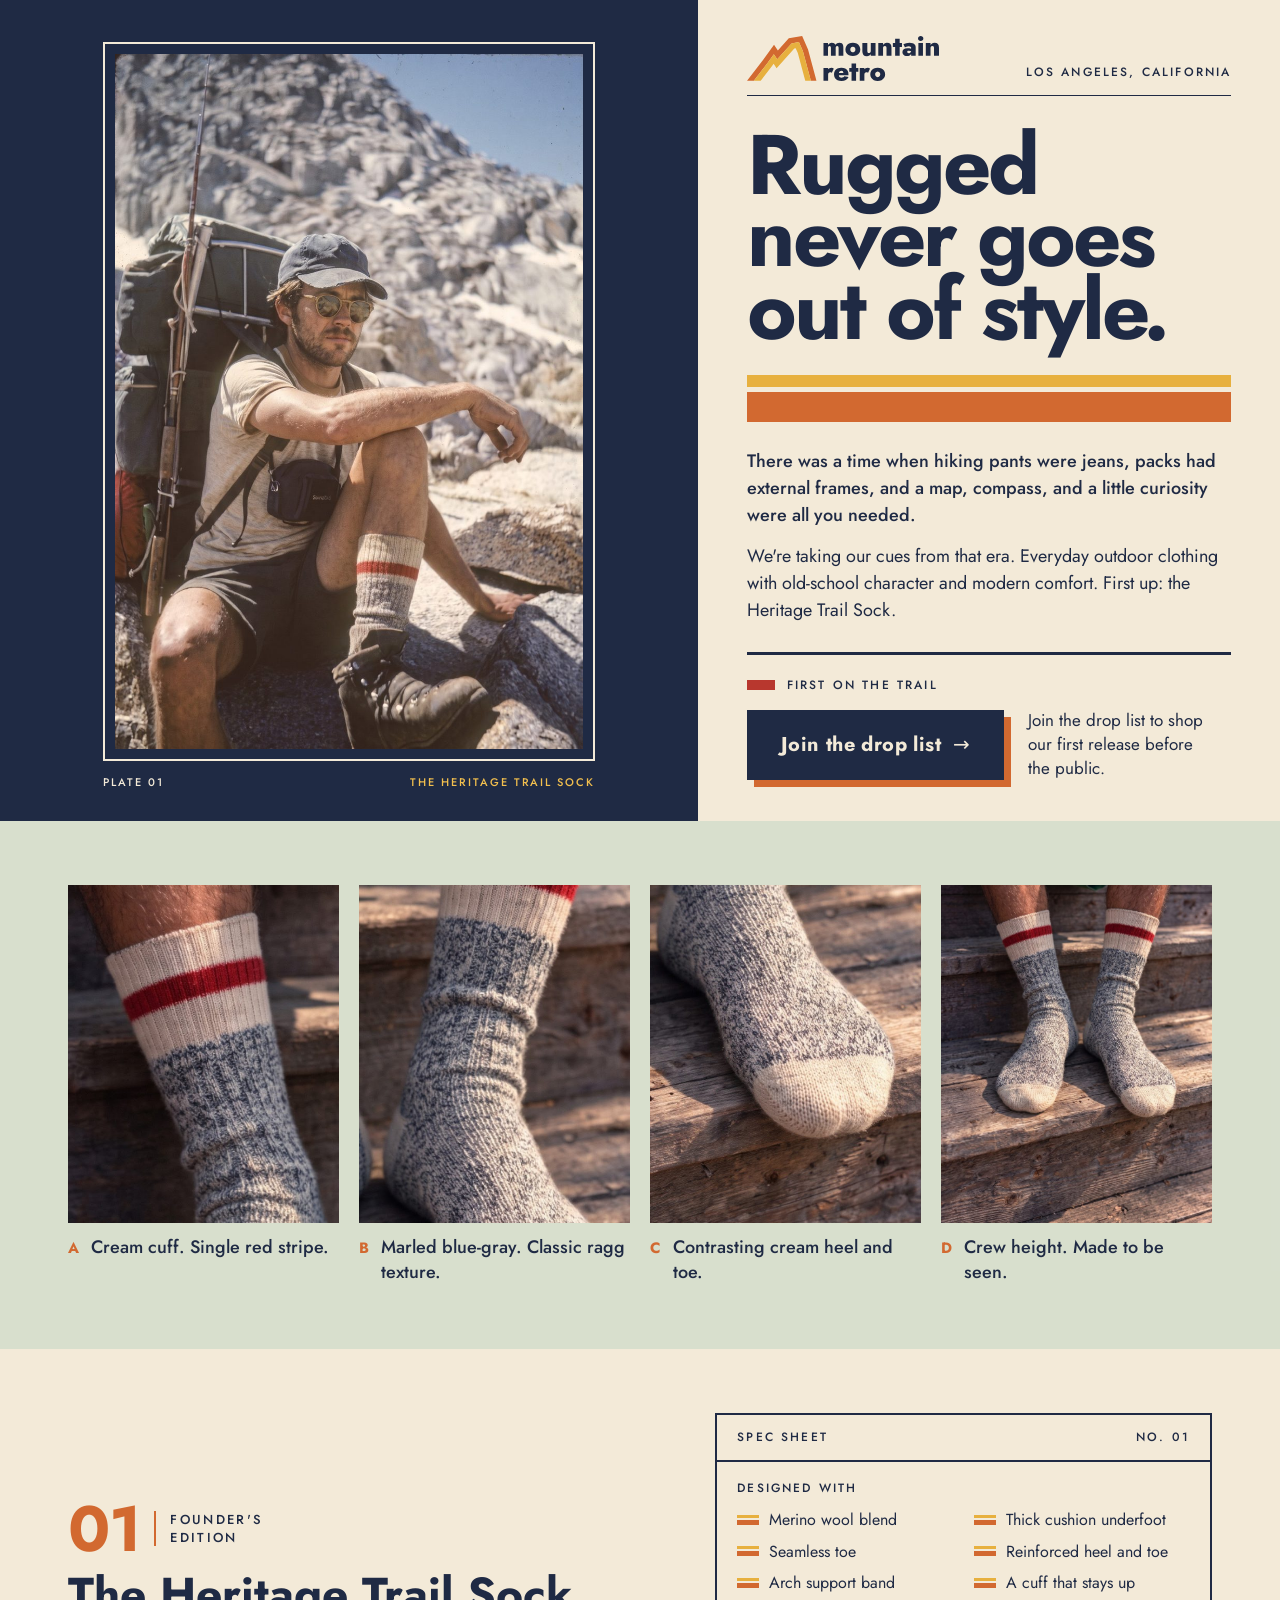
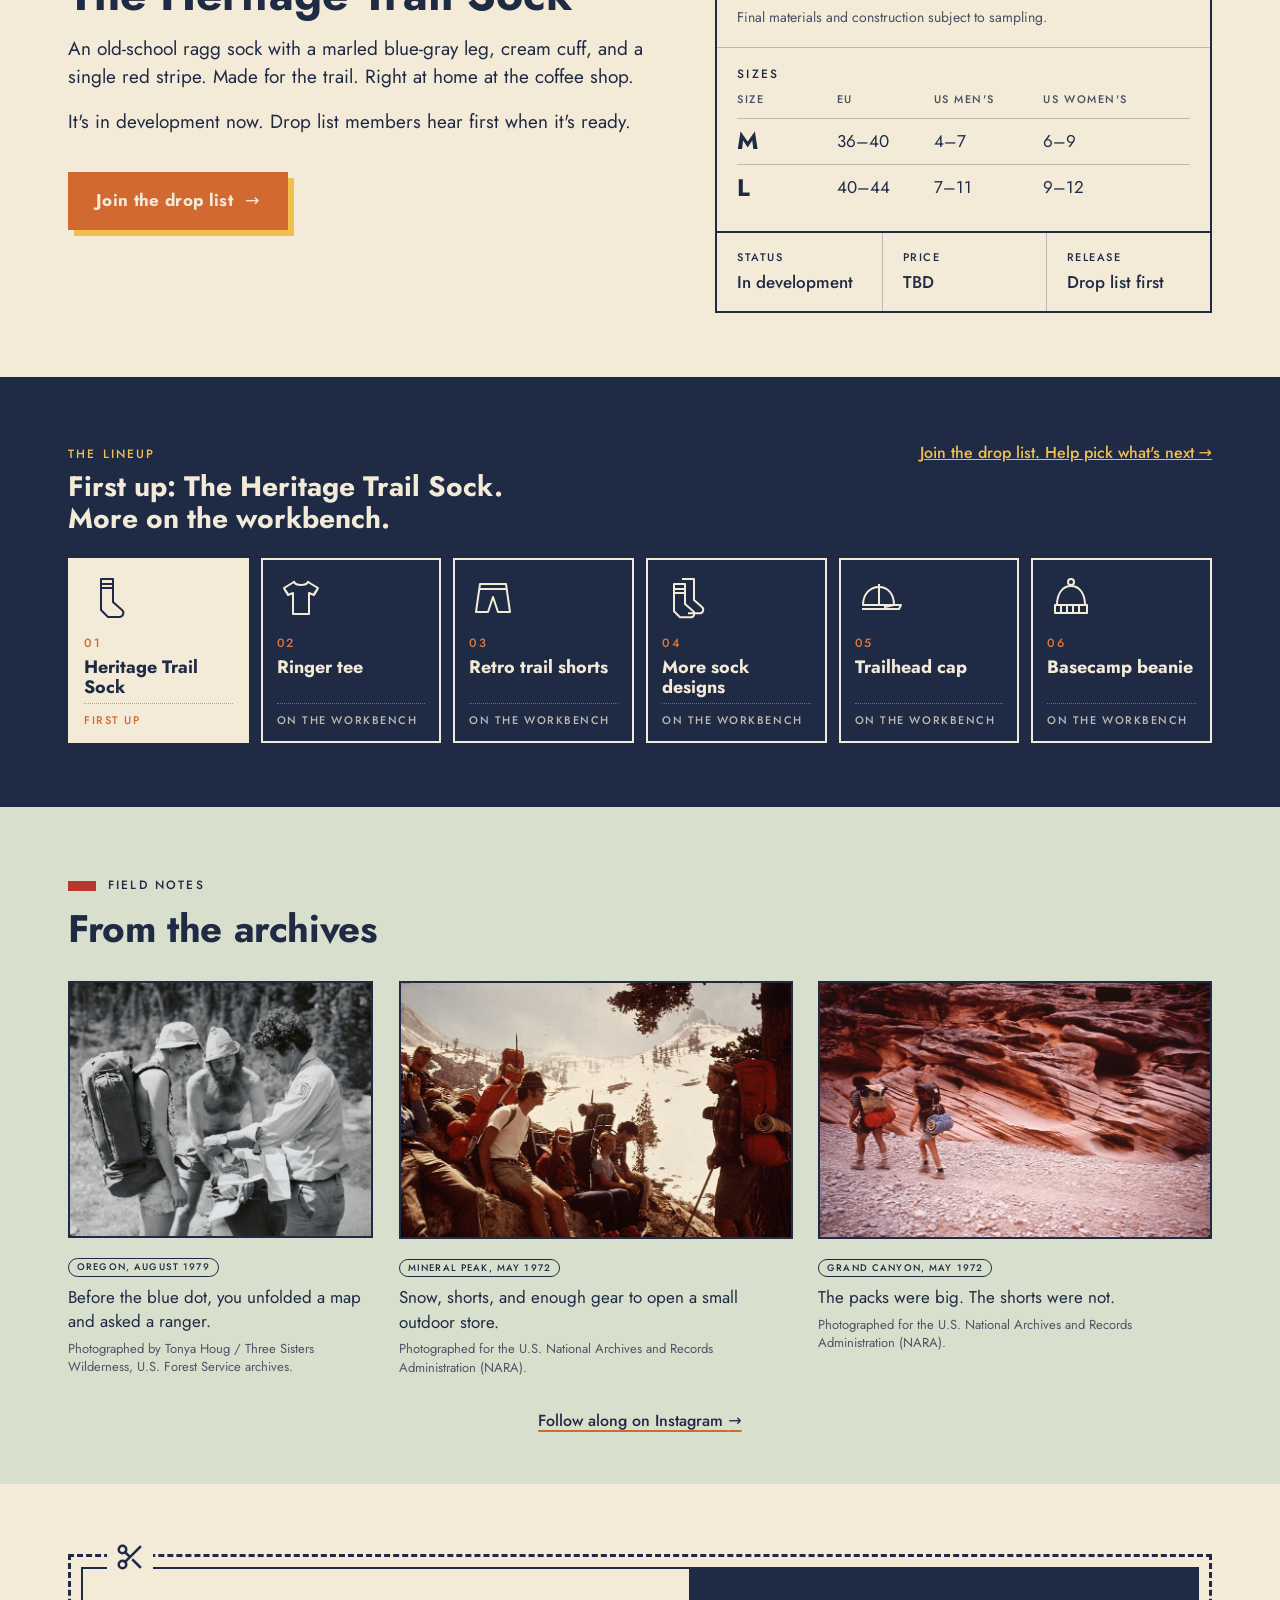
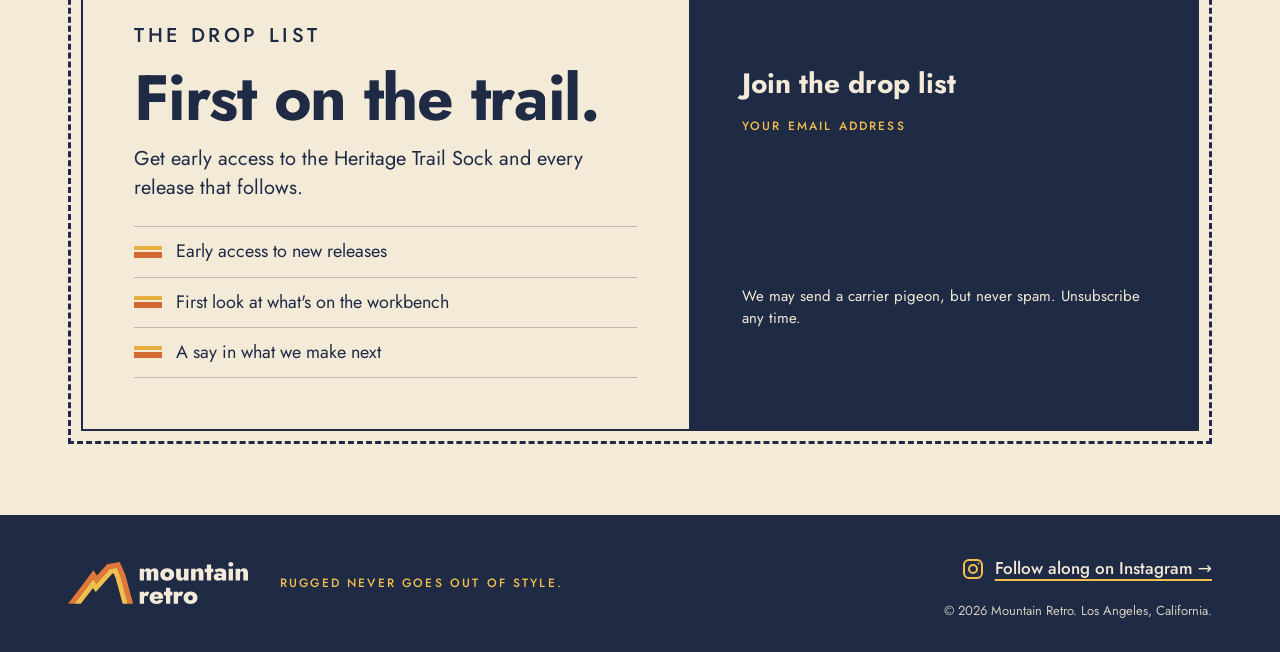
<file: index.html>
<!doctype html>
<html lang="en">
<head>
<meta charset="utf-8">
<meta name="viewport" content="width=device-width, initial-scale=1">
<title>Mountain Retro | Rugged never goes out of style.</title>
<meta name="description" content="Everyday outdoor clothing with old-school character and modern comfort. First up: the Heritage Trail Sock. Join the drop list to shop our first release before the public.">
<meta property="og:title" content="Mountain Retro | Rugged never goes out of style.">
<meta property="og:description" content="Everyday outdoor style from the days when adventure led the way. Join the drop list to be first in line for the Heritage Trail Sock.">
<meta property="og:image" content="https://mountainretro.com/assets/img/mountain-retro-porch-1400.jpg">
<meta name="theme-color" content="#1f2a44">
<link rel="icon" type="image/svg+xml" href="assets/img/favicon.svg">
<link rel="preload" href="assets/fonts/jost-latin-700-normal.woff2" as="font" type="font/woff2" crossorigin>
<link rel="stylesheet" href="assets/site.css?v=7">
<style>
/* ---------- Hero: the print ad ---------- */
.ad-band { position: relative; background: var(--cream); overflow-x: clip; }
.ad-band::before { content: ""; position: absolute; top: 0; bottom: 0; left: 0; width: calc((100% - min(100%, 1440px)) / 2 + min(100%, 1440px) * 6 / 11); background: var(--navy); }
.ad { position: relative; max-width: 1440px; margin: 0 auto; display: grid; grid-template-columns: minmax(0, 6fr) minmax(0, 5fr); min-height: 820px; }
.ad-main { margin: auto 0; padding: clamp(28px, 2.6vw, 36px) 0 4px; }
.ad-logo-mobile { display: none; }

.ad-photo { background: var(--navy); padding: clamp(24px, 2.8vw, 40px) clamp(24px, 2.8vw, 40px) 24px; display: flex; flex-direction: column; align-items: center; justify-content: center; container-type: size; }
/* the plate keeps the photo's own proportions, so his head and feet are never cropped */
.ad-photo .plate { width: min(100%, calc((100cqh - 42px - 24px) * 0.6742 + 24px)); }
.ad-photo .inner { border: 2px solid var(--cream); padding: 10px; }
.ad-photo img { width: 100%; height: auto; aspect-ratio: 1400 / 2076; }
.ad-photo figcaption { display: flex; justify-content: space-between; gap: 16px; flex-wrap: wrap; color: var(--cream); padding-top: 14px; }
.ad-photo figcaption .label { font-size: 11px; }
.ad-photo figcaption .g { color: var(--gold-on-navy); }

.ad-text { padding: clamp(28px, 2.8vw, 40px) clamp(32px, 3.8vw, 56px); display: flex; flex-direction: column; min-width: 0; }
.ad-text .top { display: flex; justify-content: space-between; align-items: end; gap: 16px; border-bottom: 1px solid var(--navy); padding-bottom: 14px; margin: 0; }
.ad-text .top img { width: clamp(170px, 15vw, 210px); }
.ad-text .top .label { text-align: right; }
.ad-text h1 { margin: 0; font-size: clamp(58px, 6.6vw, 96px); line-height: .86; font-weight: 700; letter-spacing: -.035em; }
.ad-stripes { margin: clamp(24px, 2.2vw, 32px) 0 clamp(22px, 2vw, 28px) 0; display: grid; grid-template-rows: 12px 5px 30px; }
.ad-stripes span:nth-child(1) { background: var(--gold); }
.ad-stripes span:nth-child(3) { background: var(--orange); }
.ad-body { font-size: clamp(18px, 1.3vw, 19px); line-height: 1.5; max-width: 34em; }
.ad-body p { margin: 0 0 14px; }
.ad-body p:last-child { margin-bottom: 0; }
.ad-body .lead { font-weight: 500; }

/* the call to action: big, first thing after the copy */
.ad-cta { margin-top: clamp(24px, 2.2vw, 30px); border-top: 3px solid var(--navy); padding-top: 22px; display: grid; grid-template-columns: auto 1fr; gap: 16px 24px; align-items: center; }
.ad-cta .label { grid-column: 1 / -1; display: flex; align-items: center; gap: 12px; margin: 0; }
.ad-cta .label::before { content: ""; width: 28px; height: 10px; background: var(--sock-red); flex: none; }
.btn-lg { min-height: 66px; padding: 18px 32px; font-size: 20px; box-shadow: 7px 7px 0 var(--orange); }
.btn-lg:hover { box-shadow: 4px 4px 0 var(--orange); transform: translate(3px, 3px); }
.ad-cta .fine { margin: 0; font-size: 17px; line-height: 1.4; max-width: 250px; }


/* catalog strip between sections */

/* ---------- Product + specs (navy) ---------- */
.navy { background: var(--navy); color: var(--cream); }
.product .wrap { padding-top: clamp(40px, 5vw, 68px); padding-bottom: clamp(40px, 5vw, 68px); }
.product-detail { background: var(--cream); color: var(--navy); }
.closeups { background: var(--sage-wash, #cad9c9a8); color: var(--navy); }
.features { list-style: none; margin: 0; padding: 0; display: grid; grid-template-columns: repeat(4, minmax(0, 1fr)); gap: clamp(12px, 1.6vw, 24px); }
.features figure { margin: 0; }
.features img { width: 100%; aspect-ratio: 4 / 5; object-fit: cover; }
.features figcaption { display: flex; gap: 10px; align-items: baseline; padding-top: 12px; font-size: 18px; line-height: 1.4; font-weight: 500; }
.features figcaption b { flex: none; color: var(--orange); font-size: 15px; letter-spacing: .1em; }
.features figcaption span { min-width: 0; overflow-wrap: break-word; }
.item { display: grid; grid-template-columns: minmax(0, 6fr) minmax(0, 5fr); gap: clamp(28px, 4vw, 64px); align-items: center; }
.item .num { display: flex; align-items: center; gap: 14px; margin: 0 0 10px; color: var(--orange); }
.item .num b { font-size: 64px; font-weight: 700; line-height: 1; letter-spacing: -.02em; }
.item .num .label { font-size: 13px; line-height: 1.35; color: var(--navy); border-left: 2px solid var(--orange); padding-left: 14px; }
.item h2 { margin: 0 0 18px; font-size: clamp(34px, 3.6vw, 48px); line-height: 1; font-weight: 700; }
.item p { margin: 0 0 16px; font-size: 19px; line-height: 1.5; max-width: 600px; }
.item p.label { font-size: 12px; line-height: 1.4; }
.built { list-style: none; margin: 0; padding: 0; display: grid; grid-template-columns: repeat(2, minmax(0, 1fr)); gap: 10px 20px; }
.built li { display: grid; grid-template-columns: 22px 1fr; gap: 10px; align-items: center; font-size: 16px; line-height: 1.35; }
.built .tick { width: 22px; height: 10px; display: grid; grid-template-rows: 3px 2px 5px; }
.built .tick i:nth-child(1) { background: var(--gold); }
.built .tick i:nth-child(3) { background: var(--orange); }
.item .btn-inv { margin-top: 20px; background: var(--orange); color: var(--cream); border-color: var(--orange); box-shadow: 6px 6px 0 var(--gold-on-navy); }
.item .btn-inv:hover { box-shadow: 4px 4px 0 var(--gold-on-navy); }

/* Spec sheet: one bordered card, no leader dots */
.sheet { border: 2px solid var(--navy); display: flex; flex-direction: column; }
.sheet-head { display: flex; justify-content: space-between; gap: 12px; padding: 14px 20px; border-bottom: 2px solid var(--navy); color: var(--navy); }
.sheet-block { padding: 18px 20px 20px; }
.sheet-block + .sheet-block { border-top: 1px solid rgba(31, 42, 68, .25); }
.sheet-block .label { margin: 0 0 12px; color: var(--navy); }
.sheet-block .sizes { margin-top: -4px; }
.item .sheet-note { margin: 14px 0 0; font-size: 14px; line-height: 1.4; opacity: .8; }
.sizes { width: 100%; border-collapse: collapse; font-size: 17px; }
.sizes th, .sizes td { text-align: left; padding: 10px 8px 10px 0; border-bottom: 1px solid rgba(31, 42, 68, .25); }
.sizes thead th { padding-top: 0; font-size: 11px; font-weight: 500; letter-spacing: .14em; text-transform: uppercase; opacity: .8; }
.sizes tbody th { font-size: 24px; font-weight: 700; line-height: 1; width: 22%; }
.sizes tbody tr:last-child > * { border-bottom: 0; }
.facts { margin: 0; display: grid; grid-template-columns: repeat(3, minmax(0, 1fr)); border-top: 2px solid var(--navy); }
.facts div { padding: 16px 20px 18px; }
.facts div + div { border-left: 1px solid rgba(31, 42, 68, .25); }
.facts dt { margin: 0 0 6px; font-size: 11px; font-weight: 500; letter-spacing: .14em; text-transform: uppercase; color: var(--navy); }
.facts dd { margin: 0; font-size: 17px; line-height: 1.3; font-weight: 500; }

.lineup { margin: 0; }
.lineup-head { display: flex; flex-wrap: wrap; align-items: baseline; justify-content: space-between; gap: 8px 24px; margin-bottom: 22px; }
.lineup-head .label { margin: 0 0 8px; color: var(--gold-on-navy); }
.lineup h3 { margin: 0; font-size: clamp(22px, 2.2vw, 30px); line-height: 1.15; font-weight: 700; max-width: 640px; }
.lineup-head a { font-size: 16px; font-weight: 500; color: var(--gold-on-navy); white-space: nowrap; }
.lineup-cards { list-style: none; margin: 0; padding: 0; display: grid; grid-template-columns: repeat(6, minmax(0, 1fr)); gap: 12px; }
.lineup-cards li { border: 2px solid var(--cream); padding: 14px 14px 12px; display: grid; grid-template-rows: auto auto 1fr auto; gap: 6px; }
.lineup-cards svg { width: 48px; height: 48px; margin-bottom: 6px; }
.lineup-cards .n { font-size: 12px; font-weight: 500; letter-spacing: .14em; color: var(--orange-on-navy); }
.lineup-cards .t { font-size: 18px; font-weight: 700; line-height: 1.1; }
.lineup-cards .s { font-size: 11px; font-weight: 500; letter-spacing: .14em; text-transform: uppercase; opacity: .75; padding-top: 8px; border-top: 1px dotted rgba(243, 234, 216, .45); }
.lineup-cards .first { background: var(--cream); color: var(--navy); }
.lineup-cards .first .n { color: var(--orange); }
.lineup-cards .first .s { opacity: 1; color: var(--orange); border-top-color: rgba(31, 42, 68, .35); }
@media (max-width: 1100px) { .lineup-cards { grid-template-columns: repeat(3, minmax(0, 1fr)); } }

/* ---------- Field notes (archival photo gallery) ---------- */
.field-notes { background: var(--sage-wash, #cad9c9a8); }
.field-notes .wrap { padding-top: clamp(44px, 5.5vw, 76px); padding-bottom: clamp(36px, 4vw, 56px); }
.fn-head { margin-bottom: clamp(22px, 2.4vw, 32px); }
.fn-head h2 { display: flex; align-items: center; gap: 12px; margin: 0 0 14px; }
.fn-head h2::before { content: ""; width: 28px; height: 10px; background: var(--sock-red); flex: none; }
.fn-head p { margin: 0; font-size: clamp(28px, 3vw, 40px); line-height: 1.1; font-weight: 700; letter-spacing: -.01em; }
.fn-grid { list-style: none; margin: 0; padding: 0; display: grid; grid-template-columns: 1.19fr 1.535fr 1.535fr; gap: clamp(16px, 2vw, 28px); align-items: start; }
.fn-grid figure { margin: 0; }
.fn-grid img { width: 100%; height: auto; border: 2px solid var(--navy); background: var(--navy); }
.fn-grid figcaption { padding-top: 14px; }
.fn-grid .pill { display: inline-block; margin: 0 0 8px; padding: 2px 8px 1px; border: 1px solid var(--navy); border-radius: 999px; font-size: 9.5px; font-weight: 500; letter-spacing: .12em; text-transform: uppercase; line-height: 1.4; }
.fn-grid .cap { margin: 0; font-size: 17px; line-height: 1.45; }
.fn-grid .src { margin: 6px 0 0; font-size: 13px; line-height: 1.4; opacity: .75; }
.fn-follow { margin: clamp(24px, 2.6vw, 32px) 0 0; font-size: 16px; text-align: center; }
.fn-follow a { font-weight: 500; text-decoration-color: var(--orange); text-decoration-thickness: 2px; text-underline-offset: 4px; }
.fn-follow a:hover { color: var(--orange); }
.fn-follow .sr-only { position: absolute; width: 1px; height: 1px; overflow: hidden; clip: rect(0 0 0 0); white-space: nowrap; }

/* ---------- Signup coupon ---------- */
.signup .wrap { padding-top: clamp(44px, 5.5vw, 76px); padding-bottom: clamp(44px, 5.5vw, 76px); }
.coupon { position: relative; border: 3px dashed var(--navy); padding: 10px; }
.coupon-inner { display: grid; grid-template-columns: minmax(0, 6fr) minmax(0, 5fr); background: var(--cream); border: 2px solid var(--navy); }
.coupon .pitch { padding: clamp(28px, 4vw, 56px); border-right: 2px solid var(--navy); }
.coupon .pitch .label { margin: 0 0 18px; }
.coupon h2 { margin: 0 0 16px; font-size: clamp(40px, 5vw, 68px); line-height: .95; font-weight: 700; letter-spacing: -.02em; }
.coupon .pitch > p { margin: 0 0 24px; font-size: 20px; line-height: 1.45; max-width: 470px; }
.perks { margin: 0; padding: 0; list-style: none; }
.perks li { display: grid; grid-template-columns: 28px 1fr; gap: 14px; align-items: center; padding: 12px 0; border-top: 1px solid rgba(31, 42, 68, .25); font-size: 18px; line-height: 1.4; }
.perks li:last-child { border-bottom: 1px solid rgba(31, 42, 68, .25); }
.perks .tick { width: 28px; height: 12px; display: grid; grid-template-rows: 4px 2px 6px; }
.perks .tick i:nth-child(1) { background: var(--gold); }
.perks .tick i:nth-child(3) { background: var(--orange); }
.coupon .form-side { background: var(--navy); color: var(--cream); padding: clamp(28px, 4vw, 56px); display: flex; flex-direction: column; justify-content: center; gap: 18px; }
.coupon .form-side h3 { margin: 0; font-size: 28px; line-height: 1.1; font-weight: 700; }
.coupon .form-side .small { font-size: 15px; margin: 0; }
.coupon .form-side { scroll-margin-top: 24px; }
.form-label { margin: 0 0 -6px; color: var(--gold-on-navy); }
.scissors { position: absolute; top: -15px; left: 36px; background: var(--cream); padding: 0 8px; line-height: 0; }

/* Kit embed: restyle the injected form to match the brand (Kit inline forms use these classes) */
#kit-form { min-height: 120px; }
#kit-form .formkit-form { max-width: none !important; background: transparent !important; border: 0 !important; box-shadow: none !important; font-family: var(--font-sans) !important; }
#kit-form .formkit-form [data-style="clean"], #kit-form .formkit-form [data-style="minimal"] { padding: 0 !important; }
#kit-form .formkit-form .formkit-header, #kit-form .formkit-form .formkit-subheader, #kit-form .formkit-form .formkit-image, #kit-form .formkit-form .formkit-background { display: none !important; }
#kit-form .formkit-fields { margin: 0 !important; display: flex !important; flex-direction: column !important; gap: 12px !important; }
#kit-form .formkit-field, #kit-form .formkit-submit { margin: 0 !important; flex: none !important; width: 100% !important; }
#kit-form .formkit-input {
  width: 100% !important; min-height: 54px !important;
  background: var(--cream) !important; color: var(--navy) !important;
  border: 2px solid var(--cream) !important; border-radius: 0 !important;
  font-family: var(--font-sans) !important; font-size: 17px !important; padding: 12px 16px !important;
}
#kit-form .formkit-input::placeholder { color: rgba(31, 42, 68, .72) !important; }
#kit-form .formkit-input:focus { outline: 3px solid var(--gold-on-navy) !important; outline-offset: 2px !important; }
#kit-form .formkit-submit {
  min-height: 54px !important; border-radius: 0 !important;
  background: var(--orange) !important; color: var(--cream) !important;
  font-family: var(--font-sans) !important; font-weight: 700 !important; font-size: 18px !important; letter-spacing: .02em !important;
  box-shadow: 6px 6px 0 var(--gold-on-navy) !important;
}
#kit-form .formkit-submit { border: 0 !important; }
#kit-form .formkit-submit > span { padding: 14px 20px !important; }
#kit-form .formkit-submit:hover > span { background: transparent !important; }
#kit-form .formkit-powered-by-convertkit-container { margin: 16px 0 0 !important; justify-content: flex-start !important; zoom: .75 !important; }
#kit-form .formkit-powered-by-convertkit { color: var(--cream) !important; opacity: .7 !important; font-family: var(--font-sans) !important; font-size: 11px !important; font-weight: 400 !important; letter-spacing: .08em !important; padding: 0 !important; margin: 0 !important; background-color: transparent !important; text-decoration: none !important; transform: none !important; }
#kit-form .formkit-powered-by-convertkit:hover, #kit-form .formkit-powered-by-convertkit:focus-visible { opacity: 1 !important; }
#kit-form .formkit-alert-success { background: var(--cream) !important; color: var(--navy) !important; border: 0 !important; font-size: 17px !important; font-weight: 500 !important; padding: 14px 16px !important; }
#kit-form .formkit-alert-error { background: var(--cream) !important; color: var(--sock-red) !important; border: 0 !important; font-size: 15px !important; }
#kit-form .formkit-alert:empty { display: none !important; }
#kit-form .formkit-alert { border-radius: 0 !important; font-family: var(--font-sans) !important; }
#kit-form .formkit-guarantee { color: var(--cream) !important; font-size: 13px !important; }
.kit-fallback { display: none; font-size: 15px; }
.kit-fallback.show { display: block; }
.kit-fallback a { color: var(--gold-on-navy); font-weight: 700; }

/* ---------- Responsive ---------- */
@media (min-width: 901px) and (max-height: 860px) {
  .ad-text h1 { font-size: clamp(54px, 5.6vw, 80px); }
  .ad-main { padding-top: 18px; }
  .ad-stripes { margin-top: 20px; margin-bottom: 18px; }
  .ad-body p { margin-bottom: 10px; }
  .ad-cta { margin-top: 20px; padding-top: 16px; gap: 12px 24px; }
}
@media (max-width: 1100px) {
  .ad-body { grid-template-columns: 1fr; gap: 14px; }
  .ad-cta { grid-template-columns: 1fr; }
  .ad-cta .fine { max-width: none; }
}
@media (max-width: 900px) {
  .fn-grid { grid-template-columns: 1fr; gap: 32px; }
  .ad { grid-template-columns: 1fr; min-height: 0; }
  .ad-band::before { display: none; }
  .ad-photo { container-type: normal; }
  .ad-photo .plate { width: 100%; }
  .ad-logo-mobile { display: flex; justify-content: space-between; align-items: center; gap: 16px; padding: 18px var(--gutter); background: var(--navy); }
  .ad-logo-mobile img { width: 140px; }
  .ad-logo-mobile .btn { width: auto; padding: 10px 14px; font-size: 14px; background: var(--cream); color: var(--navy); border-color: var(--cream); }
  .ad-photo { padding: 16px 16px 14px; }
  .ad-photo img { aspect-ratio: 4 / 5; object-fit: cover; object-position: 50% 100%; }
  .ad-main { padding: 0; }
  .ad-text { padding: 32px var(--gutter) 48px; }
  .ad-stripes { margin-left: calc(-1 * var(--gutter)); margin-right: calc(-1 * var(--gutter)); }
  .ad-text .top { display: none; }
  .ad-text h1 { margin-top: 0; }
  .item { grid-template-columns: 1fr; }
  .features { grid-template-columns: repeat(2, minmax(0, 1fr)); row-gap: 22px; }
  .features figcaption { gap: 8px; font-size: 17px; line-height: 1.35; }
  .coupon-inner { grid-template-columns: 1fr; }
  .coupon .pitch { border-right: 0; border-bottom: 2px solid var(--navy); }
}
@media (max-width: 560px) {
  /* Hero text on phones: clearer hierarchy, more air, no repeated CTA line */
  .ad-body { font-size: 17px; line-height: 1.6; }
  .ad-body .lead { font-size: 20px; line-height: 1.45; }
  .ad-body p { margin-bottom: 20px; }
  .ad-cta { grid-template-columns: 1fr; margin-top: 36px; padding-top: 24px; gap: 18px; }
  .ad-cta .fine { display: none; }
  .btn { width: 100%; }
  .coupon { padding: 6px; }
  .built { grid-template-columns: 1fr; }
  .sheet-head, .sheet-block { padding-left: 16px; padding-right: 16px; }
  .facts { grid-template-columns: 1fr; }
  .facts div { padding: 12px 16px; display: flex; justify-content: space-between; gap: 16px; align-items: baseline; }
  .facts div + div { border-left: 0; border-top: 1px solid rgba(31, 42, 68, .25); }
  .facts dt { margin: 0; }
  .facts dd { text-align: right; }
  .lineup-cards { grid-template-columns: repeat(2, minmax(0, 1fr)); }
  .sizes { font-size: 16px; }
  .sizes td { white-space: nowrap; padding-right: 12px; }
  .sizes thead th { letter-spacing: .08em; padding-right: 6px; vertical-align: bottom; }
  .sizes tbody th { font-size: 20px; width: auto; padding-right: 12px; }
}
</style>
</head>
<body>
<a class="skip" href="#join">Skip to the drop list signup</a>

<main>
  <div class="ad-logo-mobile">
    <img src="assets/img/mountain-retro-lockup-dark-transparent.svg" alt="Mountain Retro" width="168" height="39">
    <a class="btn btn-sm" href="#join">Join the drop list</a>
  </div>

  <div class="ad-band">
  <section class="ad" aria-labelledby="hero-title">
    <figure class="ad-photo">
      <div class="plate">
      <div class="inner">
        <img src="assets/img/mountain-retro-hero-backpacker-1400.jpg"
             srcset="assets/img/mountain-retro-hero-backpacker-900.jpg 900w, assets/img/mountain-retro-hero-backpacker-1400.jpg 1400w"
             sizes="(max-width: 900px) 100vw, 55vw"
             width="1400" height="2076"
             alt="A backpacker in a cap and sunglasses rests on granite boulders beside an external-frame pack with a fishing rod strapped to it. He wears a tee, dark shorts, leather hiking boots and a tall cream sock with a red stripe.">
      </div>
      <figcaption>
        <span class="label">Plate 01</span>
        <span class="label g">The Heritage Trail Sock</span>
      </figcaption>
      </div>
    </figure>

    <div class="ad-text">
      <div class="top">
        <img src="assets/img/mountain-retro-lockup-light-transparent.svg" alt="Mountain Retro" width="200" height="47">
        <span class="label">Los Angeles, California</span>
      </div>
      <div class="ad-main">
      <h1 id="hero-title">Rugged never goes out of style.</h1>
      <div class="ad-stripes" aria-hidden="true"><span></span><span></span><span></span></div>
      <div class="ad-body">
        <p class="lead">There was a time when hiking pants were jeans, packs had external frames, and a map, compass, and a little curiosity were all you needed.</p>
        <p>We're taking our cues from that era. Everyday outdoor clothing with old-school character and modern comfort. First up: the Heritage Trail Sock.</p>
      </div>
      <div class="ad-cta">
        <p class="label">First on the Trail</p>
        <a class="btn btn-lg" href="#join">Join the drop list <span class="arrow" aria-hidden="true">&rarr;</span></a>
        <p class="fine">Join the drop list to shop our first release before the public.</p>
      </div>
      </div>
    </div>
  </section>
  </div>

  <section class="product closeups" aria-label="Heritage Trail Sock close-ups">
    <div class="wrap">
      <ul class="features">
        <li><figure><img src="assets/img/closeup-cuff.jpg" width="624" height="780" loading="lazy" alt="Close-up of a cream ribbed sock cuff with a single red stripe, worn on a wooden step."><figcaption><b>A</b> <span>Cream cuff. Single red stripe.</span></figcaption></figure></li>
        <li><figure><img src="assets/img/closeup-leg.jpg" width="656" height="820" loading="lazy" alt="Close-up of a marled blue-gray sock leg in a classic ragg knit."><figcaption><b>B</b> <span>Marled blue-gray. Classic ragg texture.</span></figcaption></figure></li>
        <li><figure><img src="assets/img/closeup-toe.jpg" width="704" height="880" loading="lazy" alt="Close-up of a marled sock with a contrasting cream toe, resting on a weathered wooden step."><figcaption><b>C</b> <span>Contrasting cream heel and toe.</span></figcaption></figure></li>
        <li><figure><img src="assets/img/closeup-pair.jpg" width="800" height="1000" loading="lazy" alt="A pair of crew-height ragg socks with cream cuffs, red stripes and cream toes, worn on weathered wooden steps."><figcaption><b>D</b> <span>Crew height. Made to be seen.</span></figcaption></figure></li>
      </ul>
    </div>
  </section>

  <section class="product product-detail" aria-labelledby="item-title">
    <div class="wrap">
      <article class="item">
        <div>
          <p class="num"><b aria-hidden="true">01</b><span class="label">Founder's<br>edition</span></p>
          <h2 id="item-title">The Heritage Trail Sock</h2>
          <p>An old-school ragg sock with a marled blue-gray leg, cream cuff, and a single red stripe. Made for the trail. Right at home at the coffee shop.</p>
          <p>It's in development now. Drop list members hear first when it's ready.</p>
          <a class="btn btn-inv" href="#join">Join the drop list <span class="arrow" aria-hidden="true">&rarr;</span></a>
        </div>
        <aside class="sheet" aria-label="Heritage Trail Sock details">
          <div class="sheet-head"><span class="label">Spec sheet</span><span class="label">No. 01</span></div>
          <div class="sheet-block">
            <p class="label">Designed with</p>
            <ul class="built">
              <li><span class="tick" aria-hidden="true"><i></i><i></i><i></i></span><span>Merino wool blend</span></li>
              <li><span class="tick" aria-hidden="true"><i></i><i></i><i></i></span><span>Thick cushion underfoot</span></li>
              <li><span class="tick" aria-hidden="true"><i></i><i></i><i></i></span><span>Seamless toe</span></li>
              <li><span class="tick" aria-hidden="true"><i></i><i></i><i></i></span><span>Reinforced heel and toe</span></li>
              <li><span class="tick" aria-hidden="true"><i></i><i></i><i></i></span><span>Arch support band</span></li>
              <li><span class="tick" aria-hidden="true"><i></i><i></i><i></i></span><span>A cuff that stays up</span></li>
            </ul>
            <p class="sheet-note">Final materials and construction subject to sampling.</p>
          </div>
          <div class="sheet-block">
            <p class="label">Sizes</p>
            <table class="sizes">
              <thead><tr><th scope="col">Size</th><th scope="col">EU</th><th scope="col">US men's</th><th scope="col">US women's</th></tr></thead>
              <tbody>
                <tr><th scope="row">M</th><td>36&ndash;40</td><td>4&ndash;7</td><td>6&ndash;9</td></tr>
                <tr><th scope="row">L</th><td>40&ndash;44</td><td>7&ndash;11</td><td>9&ndash;12</td></tr>
              </tbody>
            </table>
          </div>
          <dl class="facts">
            <div><dt>Status</dt><dd>In development</dd></div>
            <div><dt>Price</dt><dd>TBD</dd></div>
            <div><dt>Release</dt><dd>Drop list first</dd></div>
          </dl>
        </aside>
      </article>
    </div>
  </section>

  <section class="navy product product-lineup">
    <div class="wrap">
      <section class="lineup" aria-labelledby="lineup-title">
        <div class="lineup-head">
          <div>
            <p class="label">The lineup</p>
            <h3 id="lineup-title">First up: The Heritage Trail Sock.<br>More on the workbench.</h3>
          </div>
          <a href="#join">Join the drop list. Help pick what's next &rarr;</a>
        </div>
        <ol class="lineup-cards">
          <li class="first"><svg viewBox="0 0 48 48" fill="none" stroke="currentColor" stroke-width="2" stroke-linecap="square" stroke-linejoin="round" aria-hidden="true"><path d="M17 5h12v23l9 8a4 4 0 0 1-2.8 7H24L17 36Z"/><path d="M17 10h12M17 14h12"/></svg><span class="n">01</span><span class="t">Heritage Trail Sock</span><span class="s">First up</span></li>
          <li><svg viewBox="0 0 48 48" fill="none" stroke="currentColor" stroke-width="2" stroke-linecap="square" stroke-linejoin="round" aria-hidden="true"><path d="M17 8 7 14l4 7 5-2v21h16V19l5 2 4-7-10-6"/><path d="M17 8c2 4 12 4 14 0"/><path d="M8 16l3 4M40 16l-3 4"/></svg><span class="n">02</span><span class="t">Ringer tee</span><span class="s">On the workbench</span></li>
          <li><svg viewBox="0 0 48 48" fill="none" stroke="currentColor" stroke-width="2" stroke-linecap="square" stroke-linejoin="round" aria-hidden="true"><path d="M11 10h26l4 28H29l-5-15-5 15H7Z"/><path d="M11 15h26"/></svg><span class="n">03</span><span class="t">Retro trail shorts</span><span class="s">On the workbench</span></li>
          <li><svg viewBox="0 0 48 48" fill="none" stroke="currentColor" stroke-width="2" stroke-linecap="square" stroke-linejoin="round" aria-hidden="true"><path d="M21 5h11v21l8 7a3.6 3.6 0 0 1-2.5 6.3H27"/><path d="M12 10h11v20l8 7a3.6 3.6 0 0 1-2.5 6.3H18l-6-6Z"/><path d="M12 15h11M12 19h11"/></svg><span class="n">04</span><span class="t">More sock designs</span><span class="s">On the workbench</span></li>
          <li><svg viewBox="0 0 48 48" fill="none" stroke="currentColor" stroke-width="2" stroke-linecap="square" stroke-linejoin="round" aria-hidden="true"><path d="M8 31c0-11 7-18 16-18s15 7 15 18Z"/><path d="M39 31h7l-2 4H8"/><path d="M24 13v-2M24 13v18"/><path d="M30 33l9-2"/></svg><span class="n">05</span><span class="t">Trailhead cap</span><span class="s">On the workbench</span></li>
          <li><svg viewBox="0 0 48 48" fill="none" stroke="currentColor" stroke-width="2" stroke-linecap="square" stroke-linejoin="round" aria-hidden="true"><path d="M10 31c0-12 6-19 14-19s14 7 14 19"/><path d="M8 31h32v8H8Z"/><path d="M14 31v8M20 31v8M26 31v8M32 31v8"/><circle cx="24" cy="8" r="3"/></svg><span class="n">06</span><span class="t">Basecamp beanie</span><span class="s">On the workbench</span></li>
        </ol>
      </section>
    </div>
  </section>

  <section class="field-notes" aria-labelledby="fn-title">
    <div class="wrap">
      <div class="fn-head">
        <h2 class="label" id="fn-title">Field notes</h2>
        <p>From the archives</p>
      </div>
      <ul class="fn-grid">
        <li><figure>
          <img src="assets/img/field-notes-oregon-1979-800.jpg" srcset="assets/img/field-notes-oregon-1979-800.jpg 800w, assets/img/field-notes-oregon-1979-1400.jpg 1400w" sizes="(max-width: 900px) 100vw, 28vw" width="800" height="673" loading="lazy" decoding="async" alt="A Forest Service wilderness guard shows a map to two backpackers in a mountain meadow.">
          <figcaption><p class="pill">Oregon, August 1979</p><p class="cap">Before the blue dot, you unfolded a map and asked a ranger.</p><p class="src">Photographed by Tonya Houg / Three Sisters Wilderness, U.S. Forest Service archives.</p></figcaption>
        </figure></li>
        <li><figure>
          <img src="assets/img/field-notes-mineral-peak-1972-800.jpg" srcset="assets/img/field-notes-mineral-peak-1972-800.jpg 800w, assets/img/field-notes-mineral-peak-1972-1400.jpg 1400w" sizes="(max-width: 900px) 100vw, 36vw" width="800" height="521" loading="lazy" decoding="async" alt="A group of backpackers with external-frame packs resting on rocks above a snowy mountain valley.">
          <figcaption><p class="pill">Mineral Peak, May 1972</p><p class="cap">Snow, shorts, and enough gear to open a small outdoor store.</p><p class="src">Photographed for the U.S. National Archives and Records Administration (NARA).</p></figcaption>
        </figure></li>
        <li><figure>
          <img src="assets/img/field-notes-grand-canyon-1972-800.jpg" srcset="assets/img/field-notes-grand-canyon-1972-800.jpg 800w, assets/img/field-notes-grand-canyon-1972-1400.jpg 1400w" sizes="(max-width: 900px) 100vw, 36vw" width="800" height="521" loading="lazy" decoding="async" alt="Two backpackers with external-frame packs walking along a gravel wash past layered red sandstone walls.">
          <figcaption><p class="pill">Grand Canyon, May 1972</p><p class="cap">The packs were big. The shorts were not.</p><p class="src">Photographed for the U.S. National Archives and Records Administration (NARA).</p></figcaption>
        </figure></li>
      </ul>
      <p class="fn-follow"><a href="https://www.instagram.com/mountainretroco/" target="_blank" rel="noopener">Follow along on Instagram <span aria-hidden="true">&rarr;</span><span class="sr-only"> (opens in a new tab)</span></a></p>
    </div>
  </section>

  <section class="signup" id="signup" aria-labelledby="signup-title">
    <div class="wrap">
      <div class="coupon">
        <span class="scissors" aria-hidden="true">
          <svg width="30" height="30" viewBox="0 0 24 24" fill="none" stroke="#1f2a44" stroke-width="2" stroke-linecap="square"><circle cx="6" cy="6" r="3"/><circle cx="6" cy="18" r="3"/><path d="M20 4 8.1 15.9M14.5 14.5 20 20M8.1 8.1 12 12"/></svg>
        </span>
        <div class="coupon-inner">
          <div class="pitch">
            <p class="label">The drop list</p>
            <h2 id="signup-title">First on the trail.</h2>
            <p>Get early access to the Heritage Trail Sock and every release that follows.</p>
            <ul class="perks">
              <li><span class="tick" aria-hidden="true"><i></i><i></i><i></i></span><span>Early access to new releases</span></li>
              <li><span class="tick" aria-hidden="true"><i></i><i></i><i></i></span><span>First look at what's on the workbench</span></li>
              <li><span class="tick" aria-hidden="true"><i></i><i></i><i></i></span><span>A say in what we make next</span></li>
            </ul>
          </div>
          <div class="form-side" id="join">
            <h3>Join the drop list</h3>
            <p class="label form-label" id="email-hint">Your email address</p>
            <div id="kit-form">
              <script async data-uid="367724b386" src="https://mountainretro.kit.com/367724b386/index.js"></script>
            </div>
            <p class="kit-fallback" id="kit-fallback">The signup form didn't load. <a href="https://mountainretro.kit.com/367724b386">Join the drop list here</a>.</p>
            <p class="small">We may send a carrier pigeon, but never spam. Unsubscribe any time.</p>
          </div>
        </div>
      </div>
    </div>
  </section>
</main>

<footer class="foot">
  <div class="wrap">
    <img src="assets/img/mountain-retro-lockup-dark-transparent.svg" alt="Mountain Retro" width="180" height="42" loading="lazy">
    <span class="label tag">Rugged never goes out of style.</span>
    <div class="foot-end">
      <a class="social" href="https://www.instagram.com/mountainretroco/" target="_blank" rel="noopener" aria-label="Follow along on Instagram (opens in a new tab)">
        <svg viewBox="0 0 24 24" width="22" height="22" fill="none" stroke="currentColor" stroke-width="2" aria-hidden="true"><rect x="3" y="3" width="18" height="18" rx="5"/><circle cx="12" cy="12" r="4"/><circle cx="17.5" cy="6.5" r="1" fill="currentColor" stroke="none"/></svg>
        <span>Follow along on Instagram <span aria-hidden="true">&rarr;</span></span>
      </a>
      <small>&copy; <span id="yr">2026</span> Mountain Retro. Los Angeles, California.</small>
    </div>
  </div>
</footer>

<script>
  document.getElementById('yr').textContent = new Date().getFullYear();

  // Once Kit's form renders: use the light badge variant (still visible, as Kit requires on the free plan),
  // and match the button wording used everywhere else on the page.
  (function () {
    var box = document.getElementById('kit-form');
    function tidy() {
      var badge = box.querySelector('.formkit-powered-by-convertkit');
      if (badge) badge.setAttribute('data-variant', 'light');
      var btn = box.querySelector('.formkit-submit span');
      if (btn && btn.textContent.trim() === 'Subscribe') btn.textContent = 'Join the drop list';
      var input = box.querySelector('input[type=email]');
      if (input) input.setAttribute('aria-describedby', 'email-hint');
      return !!badge || !!btn;
    }
    if (!tidy()) new MutationObserver(function (m, obs) { if (tidy()) obs.disconnect(); }).observe(box, { childList: true, subtree: true });
    // Remember the signup email so the thank-you poll can fill it in.
    box.addEventListener('submit', function () {
      var input = box.querySelector('input[type=email]');
      if (input && input.value) { try { localStorage.setItem('mr_email', input.value.trim()); } catch (e) {} }
    }, true);
  })();

  // "Join the drop list" links: scroll to the form, then put the cursor in the email field.
  document.querySelectorAll('a[href="#join"]').forEach(function (a) {
    a.addEventListener('click', function () {
      setTimeout(function () {
        var input = document.querySelector('#kit-form input[type=email]');
        if (input && window.matchMedia('(pointer: fine)').matches) input.focus({ preventScroll: true });
      }, 600);
    });
  });
  // If the Kit form hasn't rendered after a few seconds (blocked script, offline), show a real link to Kit's hosted form.
  setTimeout(function () {
    var box = document.getElementById('kit-form');
    if (!box.querySelector('form, .formkit-form')) document.getElementById('kit-fallback').classList.add('show');
  }, 6000);
</script>
</body>
</html>
</file>
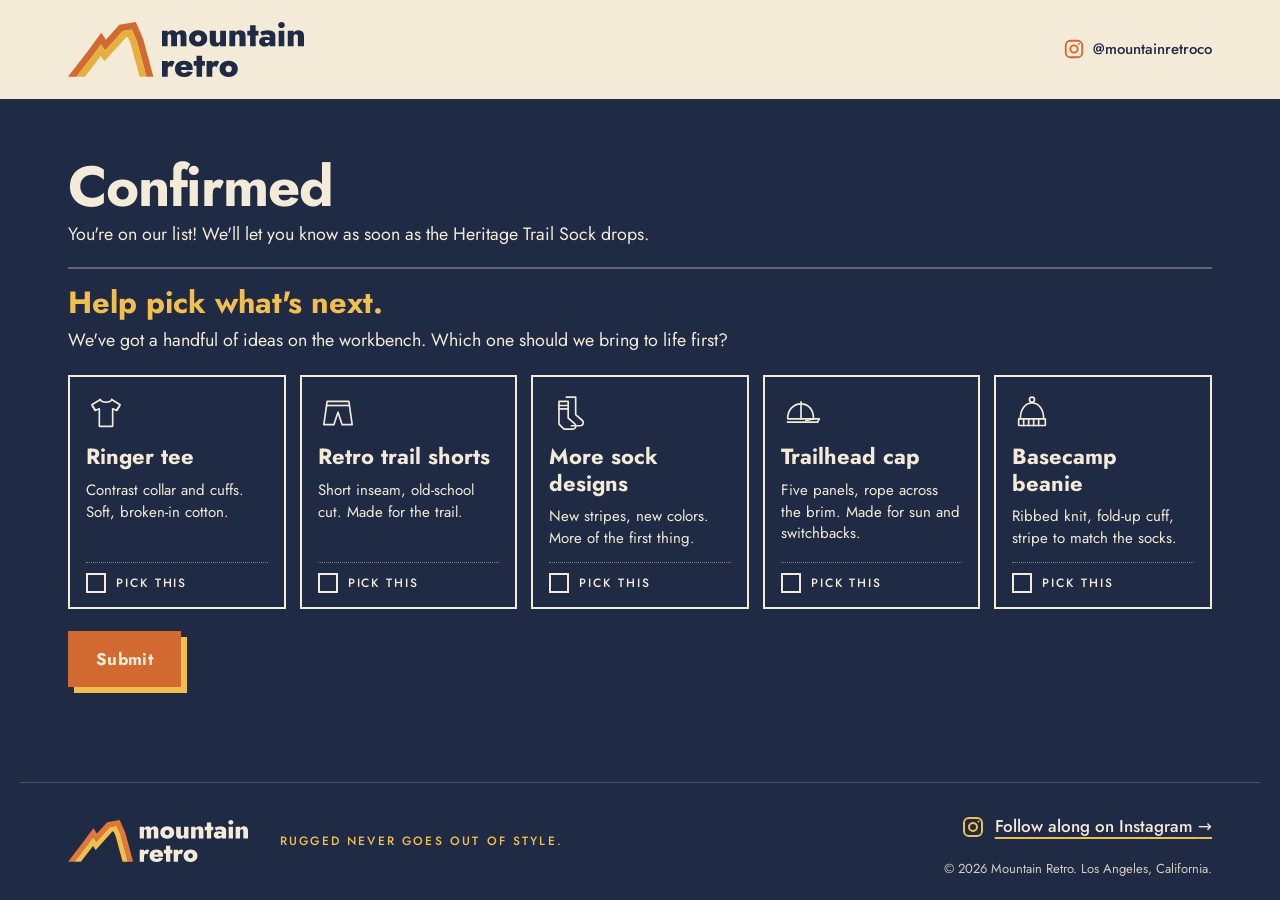
<file: thank-you/index.html>
<!doctype html>
<html lang="en">
<head>
<meta charset="utf-8">
<meta name="viewport" content="width=device-width, initial-scale=1">
<title>You're on the list | Mountain Retro</title>
<meta name="robots" content="noindex">
<meta name="theme-color" content="#1f2a44">
<link rel="icon" type="image/svg+xml" href="../assets/img/favicon.svg">
<link rel="preload" href="../assets/fonts/jost-latin-700-normal.woff2" as="font" type="font/woff2" crossorigin>
<link rel="stylesheet" href="../assets/site.css?v=7">
<script>
  /* ---------------------------------------------------------------
     POLL STORAGE
     Paste the URL of the endpoint that saves votes (for example the
     Google Apps Script web app described in README.md). Until this is
     set, the page says plainly that votes are NOT being saved.
     --------------------------------------------------------------- */
  window.MR_POLL_ENDPOINT = "https://script.google.com/macros/s/AKfycbyuEu_ULR9PY1YsqTiw3uSt2c7VTjY5VEg5aHToPqflirYzflvzITsJSUspZycbG3fU/exec";
</script>
<style>
.setup-note { display: none; background: var(--sock-red); color: #fff; }
.setup-note.show { display: block; }
.setup-note .wrap { padding-top: 10px; padding-bottom: 10px; font-size: 14px; }
.setup-note code { font-family: ui-monospace, Menlo, monospace; font-size: 13px; }

.poll-page { min-height: 100vh; min-height: 100svh; display: flex; flex-direction: column; background: var(--navy); }
.poll-page .masthead { background: var(--cream); }
.social-head { display: inline-flex; align-items: center; gap: 8px; min-height: 44px; font-size: 15px; font-weight: 500; text-decoration: none; color: var(--navy); }
.social-head svg { color: var(--orange); }
.social-head:hover span { text-decoration: underline; }
.poll-page main { flex: 1; display: flex; }
.poll { background: var(--navy); color: var(--cream); flex: 1; display: flex; align-items: center; }
.poll .wrap { width: 100%; }
.poll .wrap { padding-top: clamp(24px, 3vh, 48px); padding-bottom: clamp(24px, 3vh, 48px); }
.poll-head { margin-bottom: 22px; }
.poll-head p { margin: 8px 0 0; font-size: clamp(16px, 1.4vw, 19px); line-height: 1.45; max-width: 720px; }
.poll-head .ask { margin-top: 20px; border-top: 2px solid rgba(243, 234, 216, .3); padding-top: 18px; }
.poll h2 { margin: 0; font-size: clamp(24px, 2.4vw, 34px); line-height: 1.05; font-weight: 700; color: var(--gold-on-navy); }
.poll-page .foot .wrap { padding-top: 22px; padding-bottom: 22px; border-top: 1px solid rgba(243, 234, 216, .2); }
.poll h1 { margin: 0; font-size: clamp(40px, 4.4vw, 60px); line-height: .95; font-weight: 700; letter-spacing: -.02em; }

.ballot { border: 0; margin: 0; padding: 0; display: grid; grid-template-columns: repeat(5, minmax(0, 1fr)); gap: 14px; }
.ballot legend { position: absolute; left: -9999px; }
.opt { position: relative; }
.opt input { position: absolute; opacity: 0; top: 24px; left: 24px; width: 1px; height: 1px; margin: 0; pointer-events: none; }
.opt label {
  display: grid; grid-template-rows: auto 1fr auto; gap: 12px; height: 100%;
  padding: 16px 16px 14px;
  border: 2px solid var(--cream); cursor: pointer;
  transition: background .12s ease, color .12s ease;
}
.opt svg { width: 40px; height: 40px; }
.opt .name { font-size: 22px; font-weight: 700; line-height: 1.05; }
.opt .desc { font-size: 15px; line-height: 1.45; display: block; margin-top: 8px; font-weight: 400; }
.opt .box { display: flex; align-items: center; gap: 10px; font-size: 12px; font-weight: 500; letter-spacing: .16em; text-transform: uppercase; padding-top: 10px; border-top: 1px dotted rgba(243, 234, 216, .45); }
.opt input:checked + label .box { border-top-color: rgba(31, 42, 68, .35); }
.opt input:checked + label svg { color: var(--orange); }
.opt .box::before { content: ""; width: 20px; height: 20px; border: 2px solid currentColor; flex: none; }
.opt label:hover { background: rgba(243, 234, 216, .08); }
.opt input:focus-visible + label { outline: 3px solid var(--gold-on-navy); outline-offset: 3px; }
.opt input:checked + label { background: var(--cream); color: var(--navy); }
.opt input:checked + label .box::before { background: var(--navy); box-shadow: inset 0 0 0 3px var(--cream); }
.opt input:disabled + label { cursor: default; }

.poll-actions { display: flex; flex-wrap: wrap; align-items: center; gap: 12px 28px; margin-top: 22px; }
.poll .btn { background: var(--orange); color: var(--cream); border-color: var(--orange); box-shadow: 6px 6px 0 var(--gold-on-navy); }
.poll .btn:hover { box-shadow: 4px 4px 0 var(--gold-on-navy); }
.poll .btn[disabled] { opacity: .55; cursor: not-allowed; transform: none; }
.status { margin: 0; font-size: 16px; min-height: 1.5em; flex-basis: 100%; }
.status.ok { color: var(--gold-on-navy); font-weight: 700; }
.status.warn { color: var(--cream); background: var(--sock-red); padding: 8px 12px; font-weight: 500; }

@media (max-width: 999px) {
  .ballot { grid-template-columns: repeat(3, minmax(0, 1fr)); }
}
@media (max-width: 1100px) {
  .opt .name { font-size: 19px; }
  .opt .desc { font-size: 14px; }
}
@media (max-height: 800px) and (min-width: 561px) {
  .poll-page .masthead .wrap { padding-top: 14px; padding-bottom: 14px; }
  .poll .wrap { padding-top: 20px; padding-bottom: 20px; }
  .poll h1 { font-size: clamp(36px, 3.6vw, 48px); }
  .poll-head { margin-bottom: 16px; }
  .poll-head p { margin-top: 4px; }
  .poll-head .ask { margin-top: 12px; padding-top: 12px; }
  .opt .desc { margin-top: 4px; }
  .opt svg { width: 32px; height: 32px; }
  .opt label { gap: 8px; padding-top: 12px; padding-bottom: 12px; }
  .poll .wrap { padding-top: 14px; padding-bottom: 14px; }
  .poll-actions { margin-top: 16px; }
  .poll-page .foot .wrap { padding-top: 14px; padding-bottom: 14px; }
  .opt label { gap: 10px; padding-top: 14px; }
}
@media (max-width: 900px) {
  .poll-head .ask { margin-top: 16px; padding-top: 14px; }
  .ballot { grid-template-columns: repeat(2, minmax(0, 1fr)); gap: 10px; }
  .opt label { gap: 8px; padding: 12px 14px; }
  .opt svg { width: 40px; height: 40px; }
}
@media (max-width: 560px) {
  .poll-page .masthead .wrap { padding-top: 12px; padding-bottom: 12px; }
  .poll-page .masthead .logo img { width: 150px; }
  .social-head span { display: none; }
  .poll-page .foot .tag { display: none; }
  .poll .wrap { padding-top: 20px; padding-bottom: 24px; }
  .poll-head { margin-bottom: 18px; }
  .poll-head p { margin-top: 6px; font-size: 15px; }
  .poll h1 { font-size: 36px; }
  .poll h2 { font-size: 22px; }
  .ballot { gap: 8px; }
  .opt label { padding: 10px 12px; gap: 6px; }
  .opt svg { width: 32px; height: 32px; }
  .opt .name { font-size: 17px; }
  .opt .desc { font-size: 13px; line-height: 1.35; margin-top: 4px; }
  .opt .box { font-size: 11px; letter-spacing: .12em; }
  .opt .box::before { width: 16px; height: 16px; }
  .poll-actions { margin-top: 18px; }
  .poll .btn { width: 100%; }
}
</style>
</head>
<body class="poll-page">

<div class="setup-note" id="setup-note" role="note">
  <div class="wrap"><strong>Setup needed:</strong> poll votes are not being saved yet. Add an endpoint URL to <code>MR_POLL_ENDPOINT</code> in <code>thank-you/index.html</code> (see README).</div>
</div>

<header class="masthead">
  <div class="wrap">
    <a class="logo" href="../" aria-label="Mountain Retro home">
      <img src="../assets/img/mountain-retro-lockup-light-transparent.svg" alt="Mountain Retro" width="236" height="55">
    </a>
    <a class="social social-head" href="https://www.instagram.com/mountainretroco/" target="_blank" rel="noopener" aria-label="Mountain Retro on Instagram (opens in a new tab)">
        <svg viewBox="0 0 24 24" width="22" height="22" fill="none" stroke="currentColor" stroke-width="2" aria-hidden="true"><rect x="3" y="3" width="18" height="18" rx="5"/><circle cx="12" cy="12" r="4"/><circle cx="17.5" cy="6.5" r="1" fill="currentColor" stroke="none"/></svg>
        <span>@mountainretroco</span>
      </a>
  </div>
</header>

<main>
  <section class="poll" aria-labelledby="confirm-title">
    <div class="wrap">
      <div class="poll-head">
        <div>
          <h1 id="confirm-title">Confirmed</h1>
          <p>You're on our list! We'll let you know as soon as the Heritage Trail Sock drops.</p>
        </div>
        <div class="ask">
          <h2 id="poll-title">Help pick what's next.</h2>
          <p>We've got a handful of ideas on the workbench. Which one should we bring to life first?</p>
        </div>
      </div>

      <form id="poll" novalidate>
        <fieldset class="ballot">
          <legend>What should Mountain Retro make next?</legend>
          <div class="opt">
            <input type="radio" name="choice" id="c-tee" value="ringer-tee">
            <label for="c-tee">
              <svg viewBox="0 0 48 48" fill="none" stroke="currentColor" stroke-width="2" stroke-linecap="square" stroke-linejoin="round" aria-hidden="true"><path d="M17 8 7 14l4 7 5-2v21h16V19l5 2 4-7-10-6"/><path d="M17 8c2 4 12 4 14 0"/><path d="M8 16l3 4M40 16l-3 4"/></svg><span><span class="name">Ringer tee</span><span class="desc">Contrast collar and cuffs. Soft, broken-in cotton.</span></span>
              <span class="box">Pick this</span>
            </label>
          </div>
          <div class="opt">
            <input type="radio" name="choice" id="c-shorts" value="retro-trail-shorts">
            <label for="c-shorts">
              <svg viewBox="0 0 48 48" fill="none" stroke="currentColor" stroke-width="2" stroke-linecap="square" stroke-linejoin="round" aria-hidden="true"><path d="M11 10h26l4 28H29l-5-15-5 15H7Z"/><path d="M11 15h26"/></svg><span><span class="name">Retro trail shorts</span><span class="desc">Short inseam, old-school cut. Made for the trail.</span></span>
              <span class="box">Pick this</span>
            </label>
          </div>
          <div class="opt">
            <input type="radio" name="choice" id="c-socks" value="more-sock-designs">
            <label for="c-socks">
              <svg viewBox="0 0 48 48" fill="none" stroke="currentColor" stroke-width="2" stroke-linecap="square" stroke-linejoin="round" aria-hidden="true"><path d="M21 5h11v21l8 7a3.6 3.6 0 0 1-2.5 6.3H27"/><path d="M12 10h11v20l8 7a3.6 3.6 0 0 1-2.5 6.3H18l-6-6Z"/><path d="M12 15h11M12 19h11"/></svg><span><span class="name">More sock designs</span><span class="desc">New stripes, new colors. More of the first thing.</span></span>
              <span class="box">Pick this</span>
            </label>
          </div>
          <div class="opt">
            <input type="radio" name="choice" id="c-cap" value="trailhead-cap">
            <label for="c-cap">
              <svg viewBox="0 0 48 48" fill="none" stroke="currentColor" stroke-width="2" stroke-linecap="square" stroke-linejoin="round" aria-hidden="true"><path d="M8 31c0-11 7-18 16-18s15 7 15 18Z"/><path d="M39 31h7l-2 4H8"/><path d="M24 13v-2M24 13v18"/><path d="M30 33l9-2"/></svg><span><span class="name">Trailhead cap</span><span class="desc">Five panels, rope across the brim. Made for sun and switchbacks.</span></span>
              <span class="box">Pick this</span>
            </label>
          </div>
          <div class="opt">
            <input type="radio" name="choice" id="c-beanie" value="basecamp-beanie">
            <label for="c-beanie">
              <svg viewBox="0 0 48 48" fill="none" stroke="currentColor" stroke-width="2" stroke-linecap="square" stroke-linejoin="round" aria-hidden="true"><path d="M10 31c0-12 6-19 14-19s14 7 14 19"/><path d="M8 31h32v8H8Z"/><path d="M14 31v8M20 31v8M26 31v8M32 31v8"/><circle cx="24" cy="8" r="3"/></svg><span><span class="name">Basecamp beanie</span><span class="desc">Ribbed knit, fold-up cuff, stripe to match the socks.</span></span>
              <span class="box">Pick this</span>
            </label>
          </div>
        </fieldset>

        <div class="poll-actions">
          <button class="btn" type="submit" id="vote-btn">Submit</button>
          <p class="status" id="status" role="status" aria-live="polite"></p>
        </div>
      </form>
    </div>
  </section>

</main>

<footer class="foot">
  <div class="wrap">
    <img src="../assets/img/mountain-retro-lockup-dark-transparent.svg" alt="Mountain Retro" width="180" height="42" loading="lazy">
    <span class="label tag">Rugged never goes out of style.</span>
    <div class="foot-end">
      <a class="social" href="https://www.instagram.com/mountainretroco/" target="_blank" rel="noopener" aria-label="Follow along on Instagram (opens in a new tab)">
        <svg viewBox="0 0 24 24" width="22" height="22" fill="none" stroke="currentColor" stroke-width="2" aria-hidden="true"><rect x="3" y="3" width="18" height="18" rx="5"/><circle cx="12" cy="12" r="4"/><circle cx="17.5" cy="6.5" r="1" fill="currentColor" stroke="none"/></svg>
        <span>Follow along on Instagram <span aria-hidden="true">&rarr;</span></span>
      </a>
      <small>&copy; <span id="yr">2026</span> Mountain Retro. Los Angeles, California.</small>
    </div>
  </div>
</footer>

<script>
(function () {
  document.getElementById('yr').textContent = new Date().getFullYear();
  var ENDPOINT = (window.MR_POLL_ENDPOINT || '').trim();
  var KEY = 'mr_poll_vote_v2';
  var EMAIL_KEY = 'mr_email';
  var form = document.getElementById('poll');
  var btn = document.getElementById('vote-btn');
  var status = document.getElementById('status');
  var names = { 'ringer-tee': 'the ringer tee', 'retro-trail-shorts': 'retro trail shorts', 'more-sock-designs': 'more sock designs', 'trailhead-cap': 'the trailhead cap', 'basecamp-beanie': 'the basecamp beanie' };

  function store(get, val) {
    try { return get ? localStorage.getItem(KEY) : localStorage.setItem(KEY, val); } catch (e) { return null; }
  }
  // Who is voting: an email or Kit subscriber ID in the link (?email= / ?ck_subscriber_id=), else the
  // address the landing page saved when they signed up in this browser. Kit IDs are saved as "kit:<id>".
  var params = new URLSearchParams(location.search);
  var voter = (params.get('email') || '').trim();
  if (!voter) { try { voter = localStorage.getItem(EMAIL_KEY) || ''; } catch (e) {} }
  if (!voter && params.get('ck_subscriber_id')) voter = 'kit:' + params.get('ck_subscriber_id').trim();
  if (params.get('email')) { try { localStorage.setItem(EMAIL_KEY, voter); } catch (e) {} }
  function say(msg, cls) { status.textContent = msg; status.className = 'status' + (cls ? ' ' + cls : ''); }
  function lock(choice) {
    var el = form.querySelector('input[value="' + choice + '"]');
    if (el) el.checked = true;
    form.querySelectorAll('input').forEach(function (i) { i.disabled = true; });
    btn.disabled = true;
    btn.textContent = 'Submitted!';
  }

  if (!ENDPOINT) document.getElementById('setup-note').classList.add('show');

  // Already voted from this browser (only recorded after a confirmed save).
  var prior = store(true);
  if (prior && names[prior]) { lock(prior); say('You voted for ' + names[prior] + '. Thanks for weighing in.', 'ok'); }

  var sending = false;
  form.addEventListener('submit', function (e) {
    e.preventDefault();
    if (sending || btn.disabled) return; // one vote in flight at a time
    var picked = form.querySelector('input[name="choice"]:checked');
    if (!picked) { say('Pick one first.'); return; }
    var choice = picked.value;

    if (!ENDPOINT) {
      say('Heads up: poll storage isn\'t connected yet, so this vote was not saved.', 'warn');
      return;
    }

    sending = true;
    btn.disabled = true;
    btn.textContent = 'Submitting...';
    form.querySelectorAll('input').forEach(function (i) { i.disabled = true; });
    say('');
    // text/plain keeps this a "simple" request (no CORS preflight), which Google Apps Script accepts.
    fetch(ENDPOINT, {
      method: 'POST',
      headers: { 'Content-Type': 'text/plain;charset=utf-8' },
      body: JSON.stringify({ choice: choice, email: voter, submitted_at: new Date().toISOString(), page: location.pathname })
    })
      .then(function (r) { if (!r.ok) throw new Error('HTTP ' + r.status); return r.json().catch(function () { return {}; }); })
      .then(function (data) {
        // Only a confirmed save counts; the endpoint answers {"ok": true}.
        if (!data || data.ok !== true) throw new Error('not saved');
        store(false, choice);
        lock(choice);
        say('Vote counted. Thanks for helping us choose.', 'ok');
        setTimeout(function () { location.href = '../'; }, 4000);
      })
      .catch(function () {
        sending = false;
        form.querySelectorAll('input').forEach(function (i) { i.disabled = false; });
        btn.disabled = false;
        btn.textContent = 'Submit';
        say('That didn\'t go through, so your vote wasn\'t saved. Try again in a minute.', 'warn');
      });
  });
})();
</script>
</body>
</html>
</file>
<file: assets/site.css>
/* Mountain Retro: shared styles for the landing page and /thank-you
   Colors and type come from the Mountain Retro design system (tokens.json). */

@font-face { font-family: "Jost"; font-style: normal; font-weight: 400; font-display: swap; src: url("fonts/jost-latin-400-normal.woff2") format("woff2"); }
@font-face { font-family: "Jost"; font-style: italic; font-weight: 400; font-display: swap; src: url("fonts/jost-latin-400-italic.woff2") format("woff2"); }
@font-face { font-family: "Jost"; font-style: normal; font-weight: 500; font-display: swap; src: url("fonts/jost-latin-500-normal.woff2") format("woff2"); }
@font-face { font-family: "Jost"; font-style: normal; font-weight: 700; font-display: swap; src: url("fonts/jost-latin-700-normal.woff2") format("woff2"); }
@font-face { font-family: "Jost"; font-style: normal; font-weight: 800; font-display: swap; src: url("fonts/jost-latin-800-normal.woff2") format("woff2"); }

:root {
  --navy: #1f2a44;
  --cream: #f3ead8;
  --orange: #d26930;        /* on cream */
  --gold: #e7b03e;          /* on cream: never text */
  --orange-on-navy: #e2773b;
  --gold-on-navy: #f2bf4e;
  --sock-red: #b8372e;      /* accent only */
  --trail-green: #5f8a5a;   /* accent only */
  --sage: #cad9c9;          /* light secondary background */
  --sage-wash: #cad9c9a8;   /* sage at ~66% over cream, for homepage sections */
  --font-sans: "Jost", "Futura", "Century Gothic", system-ui, sans-serif;
  --wrap: 1240px;
  --gutter: clamp(16px, 4vw, 48px);
}

*, *::before, *::after { box-sizing: border-box; }
html { -webkit-text-size-adjust: 100%; scroll-behavior: smooth; }
@media (prefers-reduced-motion: reduce) { html { scroll-behavior: auto; } }
body {
  margin: 0;
  background: var(--cream);
  color: var(--navy);
  font-family: var(--font-sans);
  font-size: 17px;
  line-height: 1.5;
  -webkit-font-smoothing: antialiased;
}
img { display: block; max-width: 100%; height: auto; }
figure { margin: 0; }
p { text-wrap: pretty; }
h1, h2, h3 { text-wrap: balance; }
a { color: inherit; }
:focus-visible { outline: 3px solid var(--orange); outline-offset: 3px; }

.wrap { max-width: var(--wrap); margin: 0 auto; padding: 0 var(--gutter); }

.label {
  font-size: 12px;
  font-weight: 500;
  letter-spacing: .18em;
  text-transform: uppercase;
  line-height: 1.4;
}

.skip { position: absolute; left: -9999px; top: 0; }
.skip:focus { left: 16px; top: 16px; z-index: 10; background: var(--navy); color: var(--cream); padding: 10px 14px; }

/* ---------- Top strip + masthead ---------- */
.strip { background: var(--navy); color: var(--cream); }
.strip .wrap { display: flex; justify-content: space-between; gap: 16px; padding-top: 9px; padding-bottom: 9px; }
.strip .label { font-size: 11px; }
.strip .gold { color: var(--gold-on-navy); }

.masthead { border-bottom: 2px solid var(--navy); }
.masthead .wrap { display: flex; align-items: center; justify-content: space-between; gap: 24px; padding-top: 22px; padding-bottom: 22px; }
.masthead .logo img { width: clamp(170px, 20vw, 236px); }
.masthead-meta { display: flex; align-items: center; gap: 28px; }
.masthead-meta .label { text-align: right; }

/* ---------- Buttons ---------- */
.btn {
  display: inline-flex; align-items: center; justify-content: center; gap: 12px;
  min-height: 52px;
  padding: 14px 26px;
  background: var(--navy);
  color: var(--cream);
  font-family: var(--font-sans);
  font-size: 17px; font-weight: 700; letter-spacing: .02em;
  text-decoration: none;
  border: 2px solid var(--navy);
  border-radius: 0;
  box-shadow: 6px 6px 0 var(--orange);
  cursor: pointer;
  transition: transform .12s ease, box-shadow .12s ease;
}
.btn:hover { transform: translate(2px, 2px); box-shadow: 4px 4px 0 var(--orange); }
.btn:active { transform: translate(6px, 6px); box-shadow: 0 0 0 var(--orange); }
.btn-sm { min-height: 44px; padding: 10px 16px; font-size: 15px; box-shadow: 4px 4px 0 var(--orange); }
.btn-sm:hover { box-shadow: 2px 2px 0 var(--orange); }
.btn .arrow { font-weight: 400; }

/* ---------- The stripe (from the mark and the sock cuff) ---------- */
.stripe { display: grid; grid-template-rows: 14px 6px 34px; }
.stripe span:nth-child(1) { background: var(--gold); }
.stripe span:nth-child(2) { background: transparent; }
.stripe span:nth-child(3) { background: var(--orange); }

/* ---------- Footer ---------- */
.foot { background: var(--navy); color: var(--cream); }
.foot .wrap { display: grid; grid-template-columns: auto 1fr auto; align-items: center; gap: 32px; padding-top: 32px; padding-bottom: 32px; }
.foot img { width: 180px; }
.foot .tag { color: var(--gold-on-navy); }
.foot small { font-size: 13px; opacity: .85; text-align: right; }
.foot-end { display: flex; flex-direction: column; align-items: flex-end; gap: 10px; }
.foot .social { display: inline-flex; align-items: center; gap: 10px; min-height: 44px; font-size: 17px; font-weight: 500; text-decoration: none; color: var(--cream); }
.foot .social > span { text-decoration: underline; text-decoration-color: var(--gold-on-navy); text-decoration-thickness: 2px; text-underline-offset: 5px; }
.foot .social:hover > span { color: var(--gold-on-navy); }
.foot .social:focus-visible { outline: 3px solid var(--gold-on-navy); outline-offset: 4px; }
.foot .social svg { width: 24px; height: 24px; flex: none; }
.foot .social svg { color: var(--gold-on-navy); }
@media (max-width: 720px) {
  .foot .wrap { grid-template-columns: 1fr; gap: 18px; }
  .foot small { text-align: left; }
  .foot-end { align-items: flex-start; }
}
</file>
